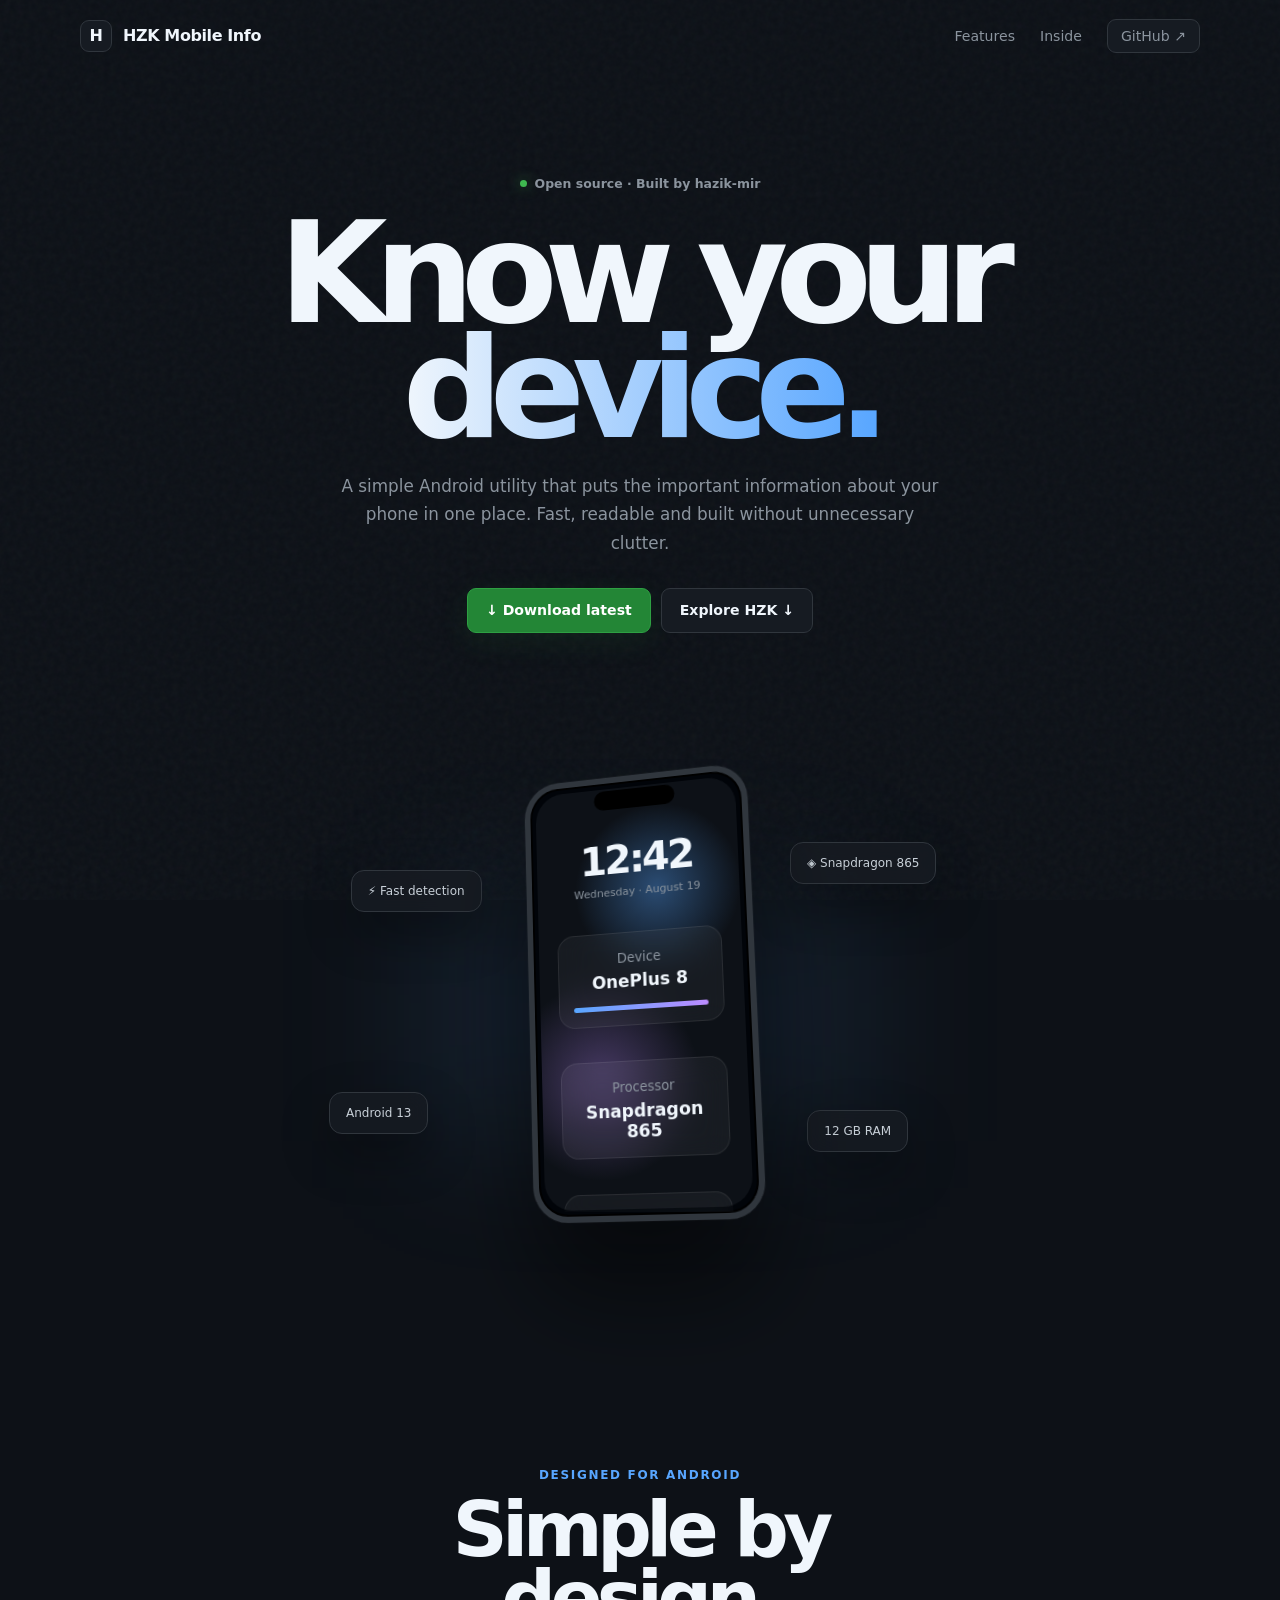
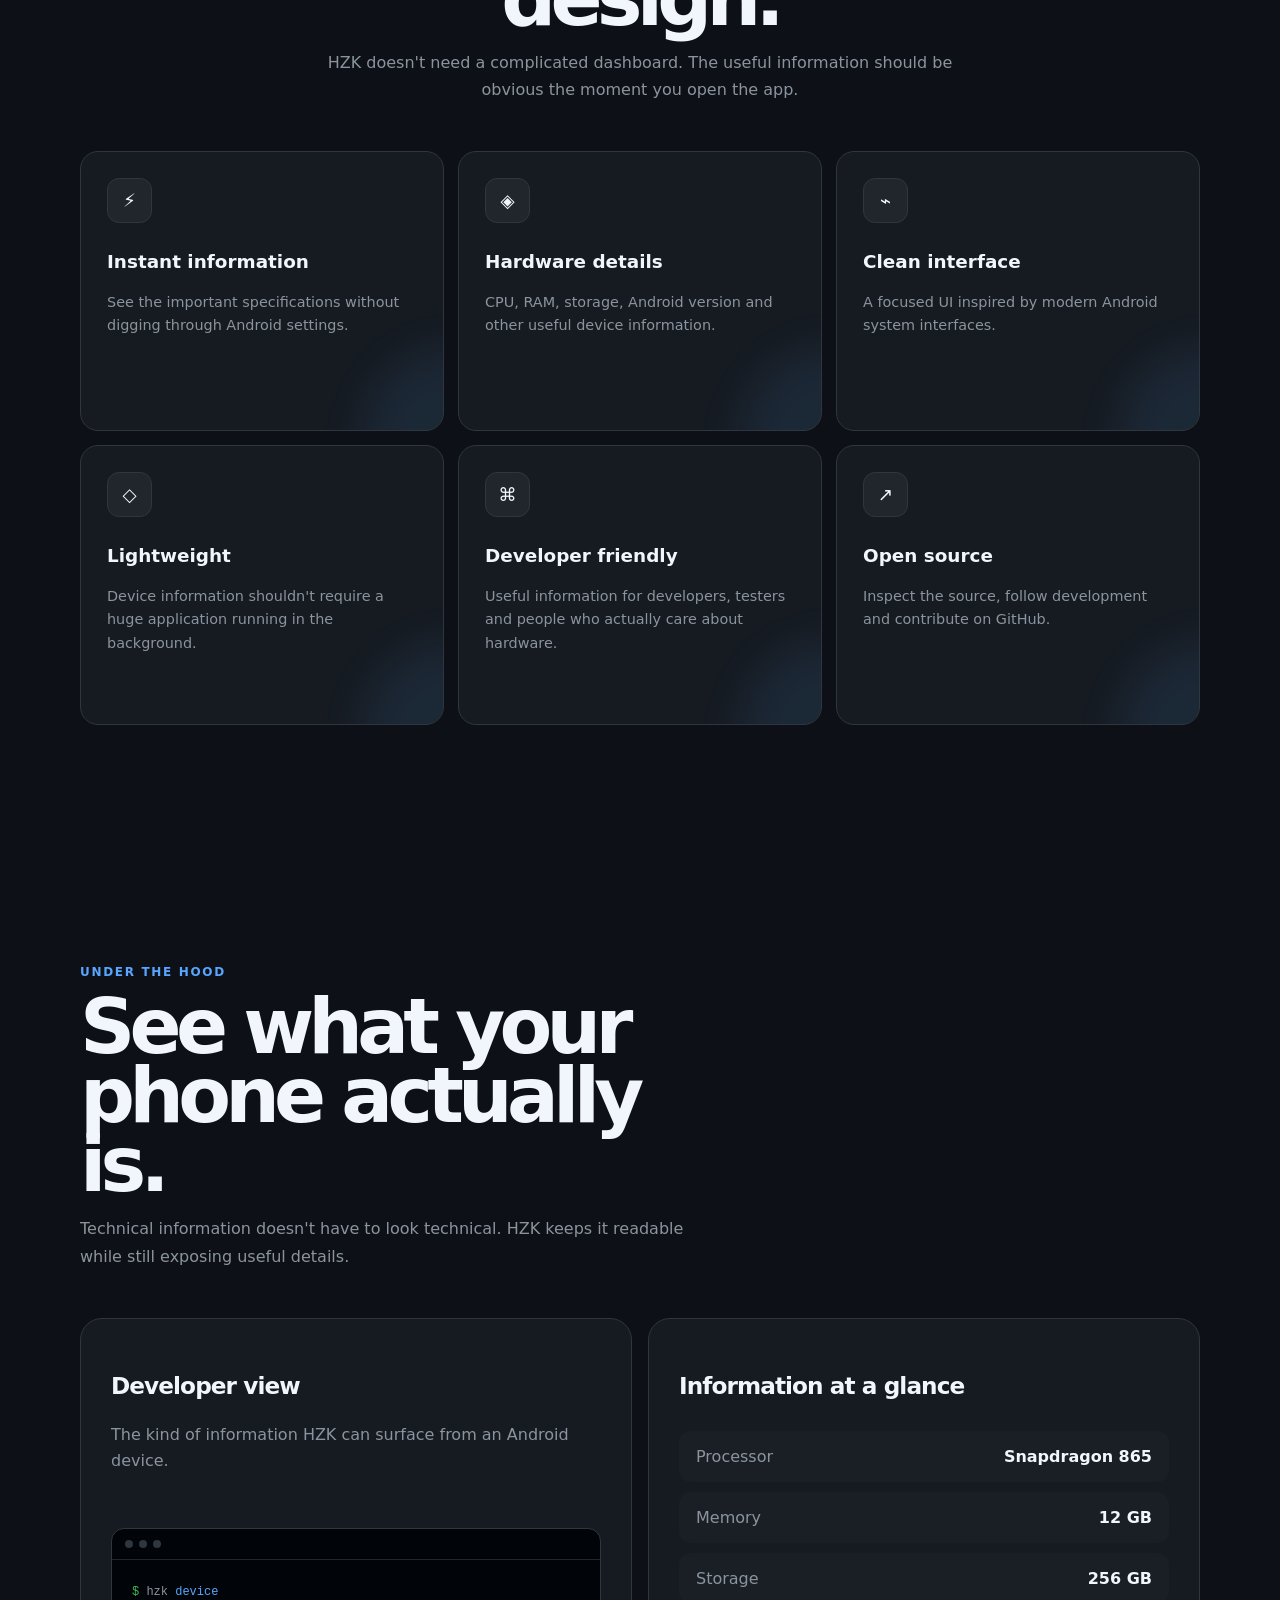
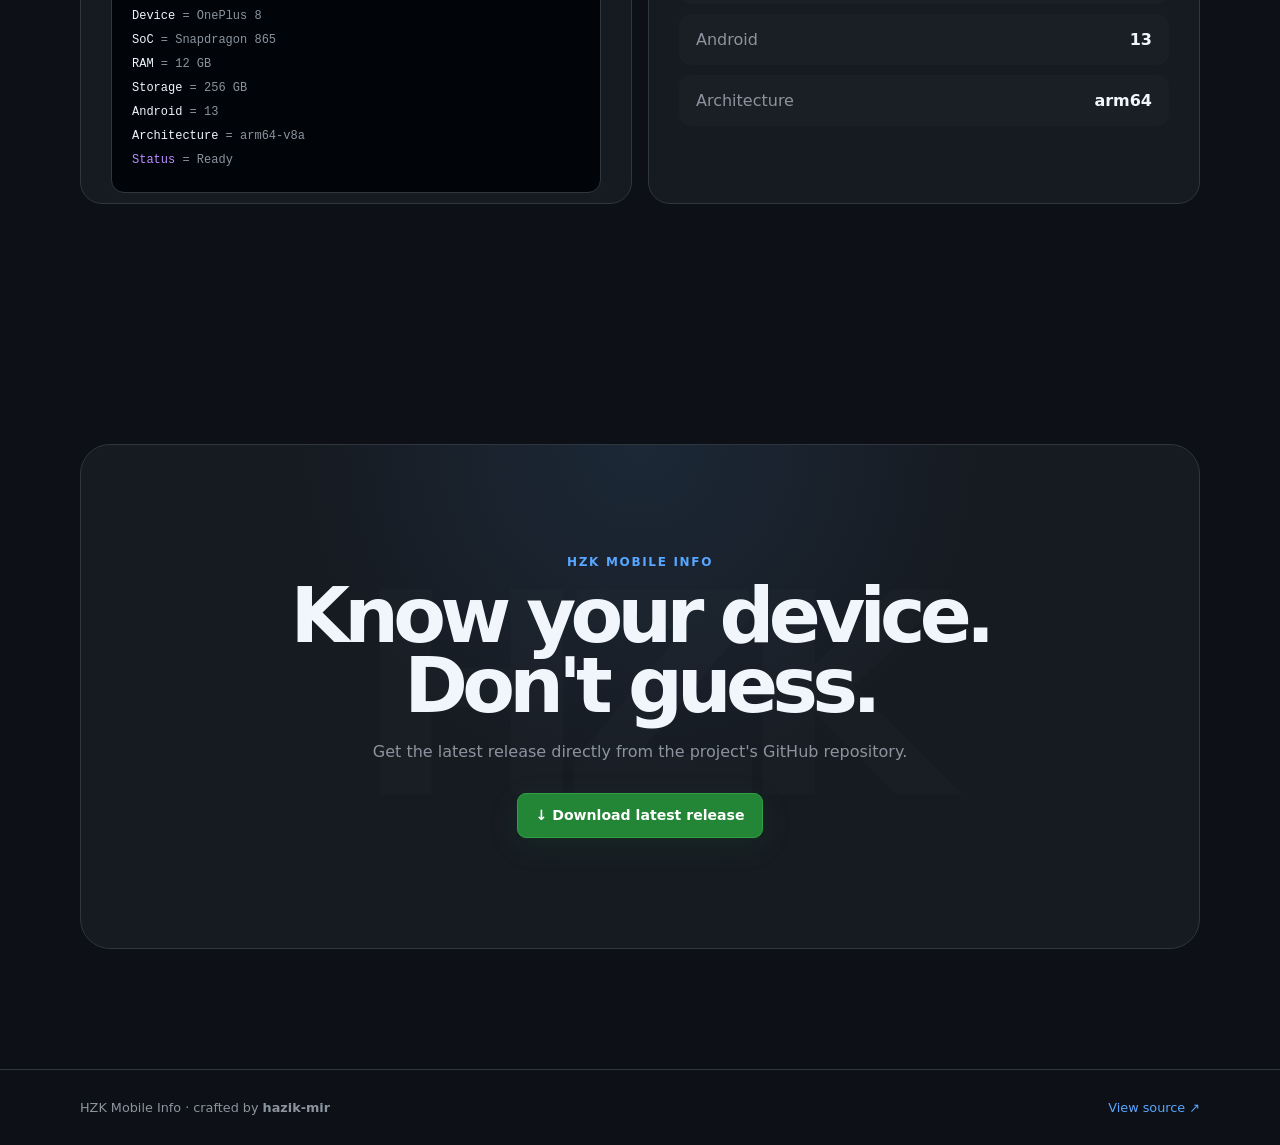
<file: hzk/index.html>
<!doctype html>
<html lang="en">
<head>
<meta charset="UTF-8">
<meta name="viewport" content="width=device-width,initial-scale=1">
<meta name="description" content="HZK Mobile Info — simple, powerful device information.">
<meta name="theme-color" content="#0d1117">
<title>HZK Mobile Info</title>

<style>
:root{
    --bg:#0d1117;
    --surface:#161b22;
    --surface2:#21262d;
    --border:#30363d;
    --text:#f0f6fc;
    --muted:#8b949e;
    --blue:#58a6ff;
    --green:#3fb950;
    --purple:#bc8cff;
    --radius:18px;
}
*{box-sizing:border-box}
html{scroll-behavior:smooth}
body{
    margin:0;
    color:var(--text);
    background:var(--bg);
    font-family:Inter,ui-sans-serif,system-ui,-apple-system,BlinkMacSystemFont,"Segoe UI",sans-serif;
    overflow-x:hidden;
}
a{color:inherit}
button{font:inherit}

.noise{
    position:fixed;
    inset:0;
    z-index:-5;
    pointer-events:none;
    opacity:.035;
    background-image:url("data:image/svg+xml,%3Csvg viewBox='0 0 180 180' xmlns='http://www.w3.org/2000/svg'%3E%3Cfilter id='n'%3E%3CfeTurbulence type='fractalNoise' baseFrequency='.8' numOctaves='3' stitchTiles='stitch'/%3E%3C/filter%3E%3Crect width='100%25' height='100%25' filter='url(%23n)'/%3E%3C/svg%3E");
}
.container{width:min(1120px,92%);margin:auto}

/* NAV */

nav{
    height:72px;
    display:flex;
    align-items:center;
    justify-content:space-between;
    border-bottom:1px solid transparent;
    transition:.35s;
}
nav.scrolled{
    height:62px;
    border-bottom-color:var(--border);
    background:#0d1117dd;
    backdrop-filter:blur(18px);
}
.brand{
    display:flex;
    align-items:center;
    gap:11px;
    text-decoration:none;
    font-weight:750;
    letter-spacing:-.025em;
}
.brand-mark{
    width:32px;height:32px;
    display:grid;place-items:center;
    border:1px solid var(--border);
    border-radius:9px;
    background:var(--surface);
    font-weight:900;
    transition:.4s cubic-bezier(.2,.8,.2,1);
}
.brand:hover .brand-mark{
    transform:rotate(-12deg) scale(1.12);
    border-color:#58a6ff66;
}
.nav-links{display:flex;align-items:center;gap:25px}
.nav-links a{
    color:var(--muted);
    text-decoration:none;
    font-size:.88rem;
    transition:.25s;
}
.nav-links a:hover{color:var(--text)}
.github{
    padding:8px 13px;
    border:1px solid var(--border);
    border-radius:9px;
    background:var(--surface);
}

/* HERO */

.hero{
    min-height:calc(100vh - 72px);
    display:grid;
    place-items:center;
    position:relative;
    padding:100px 0 120px;
}
.hero-content{text-align:center;position:relative;z-index:2}
.eyebrow{
    display:inline-flex;
    align-items:center;
    gap:8px;
    color:var(--muted);
    font-size:.78rem;
    font-weight:650;
}
.eyebrow-dot{
    width:7px;height:7px;
    border-radius:50%;
    background:var(--green);
    box-shadow:0 0 13px #3fb95099;
}
h1{
    max-width:1050px;
    margin:25px auto;
    font-size:clamp(4rem,11vw,9.5rem);
    line-height:.82;
    letter-spacing:-.095em;
    font-weight:850;
}
.hero-title span{
    display:inline-block;
    background:linear-gradient(90deg,#f0f6fc,#58a6ff,#bc8cff);
    background-size:200% auto;
    -webkit-background-clip:text;
    background-clip:text;
    color:transparent;
    animation:gradient 5s linear infinite;
}
.hero-copy{
    max-width:600px;
    margin:auto;
    color:var(--muted);
    line-height:1.7;
    font-size:1.05rem;
}
.actions{
    display:flex;
    justify-content:center;
    gap:10px;
    flex-wrap:wrap;
    margin-top:30px;
}
.btn{
    min-height:45px;
    padding:0 18px;
    border-radius:9px;
    border:1px solid var(--border);
    display:inline-flex;
    align-items:center;
    justify-content:center;
    gap:8px;
    text-decoration:none;
    font-size:.88rem;
    font-weight:650;
    cursor:pointer;
    transition:.25s cubic-bezier(.2,.8,.2,1);
}
.btn:hover{transform:translateY(-3px)}
.btn-primary{
    color:#fff;
    background:#238636;
    border-color:#2ea043;
    box-shadow:0 8px 30px #23863622;
}
.btn-primary:hover{
    background:#2ea043;
    box-shadow:0 14px 40px #23863644;
}
.btn-secondary{background:var(--surface)}
.btn-secondary:hover{border-color:#8b949e;background:var(--surface2)}
#status{height:22px;margin-top:13px;color:var(--muted);font-size:.78rem}

/* HUGE DEVICE */

.device-stage{
    position:relative;
    width:min(850px,100%);
    height:470px;
    margin:90px auto 0;
    perspective:1300px;
}
.device-glow{
    position:absolute;
    left:50%;top:55%;
    width:450px;height:250px;
    transform:translate(-50%,-50%);
    background:#58a6ff18;
    filter:blur(70px);
}
.phone{
    position:absolute;
    left:50%;top:50%;
    width:235px;height:450px;
    transform:translate(-50%,-50%) rotateX(7deg) rotateY(-15deg) rotateZ(-2deg);
    border:6px solid #30363d;
    border-radius:36px;
    background:#010409;
    box-shadow:
        0 70px 100px #00000088,
        0 0 0 1px #ffffff08,
        inset 0 0 0 2px #000;
    transition:transform .2s ease-out;
    overflow:hidden;
}
.phone::before{
    content:"";
    position:absolute;
    top:8px;left:50%;
    transform:translateX(-50%);
    width:85px;height:20px;
    background:#000;
    border-radius:20px;
    z-index:5;
}
.screen{
    position:absolute;
    inset:6px;
    border-radius:29px;
    overflow:hidden;
    background:
        radial-gradient(circle at 60% 25%,#58a6ff66,transparent 25%),
        radial-gradient(circle at 30% 70%,#bc8cff55,transparent 30%),
        #0d1117;
}
.screen-content{
    position:absolute;
    inset:0;
    padding:50px 20px 20px;
}
.screen-time{font-size:2.6rem;font-weight:800;letter-spacing:-.07em}
.screen-date{color:#8b949e;font-size:.7rem;margin-top:3px}
.screen-card{
    margin-top:35px;
    padding:15px;
    border:1px solid #ffffff14;
    border-radius:17px;
    background:#ffffff0b;
    backdrop-filter:blur(15px);
}
.screen-card small{color:#8b949e}
.screen-card strong{display:block;margin-top:5px;font-size:1.1rem}
.screen-pulse{
    height:5px;
    margin-top:14px;
    border-radius:5px;
    background:linear-gradient(90deg,#58a6ff,#bc8cff,#3fb950);
    background-size:200% 100%;
    animation:flow 2.5s linear infinite;
}
.floating{
    position:absolute;
    padding:13px 16px;
    border:1px solid var(--border);
    border-radius:13px;
    background:#161b22dd;
    backdrop-filter:blur(15px);
    color:#c9d1d9;
    box-shadow:0 20px 50px #00000055;
    font-size:.75rem;
    animation:float 4s ease-in-out infinite;
}
.float1{left:10%;top:24%;animation-delay:-1s}
.float2{right:9%;top:18%;animation-delay:-2s}
.float3{right:13%;bottom:16%;animation-delay:-3s}
.float4{left:7%;bottom:20%;animation-delay:-.4s}

/* SECTIONS */

.section{padding:120px 0}
.section-head{
    max-width:650px;
    margin-bottom:48px;
}
.section-head.center{text-align:center;margin-left:auto;margin-right:auto}
.kicker{
    color:var(--blue);
    font-size:.75rem;
    text-transform:uppercase;
    letter-spacing:.14em;
    font-weight:750;
}
h2{
    margin:13px 0;
    font-size:clamp(2.5rem,6vw,5.3rem);
    line-height:.9;
    letter-spacing:-.075em;
}
.section-head p{
    color:var(--muted);
    line-height:1.7;
}

/* ANDROID/GITHUB CARDS */

.feature-grid{
    display:grid;
    grid-template-columns:repeat(3,1fr);
    gap:14px;
}
.feature{
    min-height:280px;
    padding:26px;
    border:1px solid var(--border);
    border-radius:var(--radius);
    background:var(--surface);
    position:relative;
    overflow:hidden;
    transition:
        transform .6s cubic-bezier(.2,.8,.2,1),
        border-color .3s,
        background .3s;
}
.feature::after{
    content:"";
    position:absolute;
    width:180px;height:180px;
    right:-100px;bottom:-100px;
    border-radius:50%;
    background:#58a6ff18;
    filter:blur(20px);
    transition:.5s;
}
.feature:hover{
    transform:translateY(-12px) scale(1.015);
    border-color:#58a6ff55;
    background:#1b222c;
}
.feature:hover::after{
    transform:scale(2);
}
.feature-icon{
    width:45px;height:45px;
    display:grid;place-items:center;
    border-radius:12px;
    border:1px solid var(--border);
    background:var(--surface2);
    font-size:1.15rem;
    transition:.5s cubic-bezier(.2,.8,.2,1);
}
.feature:hover .feature-icon{
    transform:rotate(8deg) scale(1.15);
    border-color:#58a6ff66;
}
.feature h3{margin-top:28px;font-size:1.15rem}
.feature p{margin-top:10px;color:var(--muted);line-height:1.65;font-size:.9rem}

/* BIG SPLIT */

.split{
    display:grid;
    grid-template-columns:1fr 1fr;
    gap:16px;
}
.panel{
    min-height:420px;
    padding:30px;
    border:1px solid var(--border);
    border-radius:22px;
    background:var(--surface);
    overflow:hidden;
}
.panel h3{font-size:1.45rem;letter-spacing:-.04em}
.panel>p{margin-top:9px;color:var(--muted);line-height:1.6}

/* TERMINAL */

.terminal{
    margin-top:35px;
    border:1px solid var(--border);
    border-radius:13px;
    background:#010409;
    overflow:hidden;
    transform:translateY(20px);
    transition:.8s cubic-bezier(.2,.8,.2,1);
}
.panel:hover .terminal{transform:translateY(0)}
.terminal-bar{
    display:flex;align-items:center;gap:6px;
    padding:11px 13px;
    border-bottom:1px solid #21262d;
}
.terminal-bar i{width:8px;height:8px;border-radius:50%;background:#30363d}
.terminal-code{
    padding:20px;
    color:#8b949e;
    font:12px/2 ui-monospace,SFMono-Regular,Menlo,monospace;
}
.green{color:#3fb950}
.blue{color:#58a6ff}
.white{color:#f0f6fc}
.purple{color:#bc8cff}

/* INFO LIST */

.info-list{margin-top:32px;display:grid;gap:10px}
.info{
    display:flex;
    align-items:center;
    justify-content:space-between;
    padding:15px 16px;
    border:1px solid transparent;
    border-radius:12px;
    background:#ffffff04;
    transition:.3s;
}
.info:hover{
    background:#ffffff08;
    border-color:var(--border);
    transform:translateX(8px);
}
.info span:first-child{color:var(--muted)}
.info span:last-child{font-weight:700}

/* CTA */

.cta{
    position:relative;
    text-align:center;
    padding:110px 25px;
    border:1px solid var(--border);
    border-radius:30px;
    background:
        radial-gradient(circle at 50% 0,#58a6ff18,transparent 45%),
        var(--surface);
    overflow:hidden;
}
.cta::before{
    content:"HZK";
    position:absolute;
    left:50%;top:50%;
    transform:translate(-50%,-50%);
    font-size:22vw;
    font-weight:900;
    letter-spacing:-.1em;
    color:#ffffff03;
    pointer-events:none;
}
.cta-content{position:relative;z-index:2}
.cta h2{max-width:800px;margin:12px auto}
.cta p{max-width:550px;margin:18px auto 28px;color:var(--muted);line-height:1.7}

/* FOOTER */

footer{
    border-top:1px solid var(--border);
    padding:30px 0;
    color:var(--muted);
    font-size:.8rem;
}
.footer-inner{
    display:flex;
    align-items:center;
    justify-content:space-between;
}
.footer-inner a{text-decoration:none;color:var(--blue)}

/* REVEAL */

.reveal{
    opacity:0;
    transform:translateY(70px);
    transition:opacity .9s ease,transform 1s cubic-bezier(.2,.8,.2,1);
}
.reveal.visible{opacity:1;transform:none}

@keyframes gradient{
    to{background-position:200% center}
}
@keyframes flow{
    to{background-position:200% 0}
}
@keyframes float{
    0%,100%{transform:translateY(0)}
    50%{transform:translateY(-15px)}
}

/* MOBILE */

@media(max-width:800px){
    .nav-links a:not(.github){display:none}
    .hero{padding-top:70px}
    .device-stage{height:430px;transform:scale(.9)}
    .feature-grid,.split{grid-template-columns:1fr}
    .section{padding:85px 0}
    .float1{left:0}.float2{right:0}
    .float3{right:2%}.float4{left:0}
}
@media(max-width:520px){
    .container{width:93%}
    h1{font-size:20vw}
    .hero-copy{font-size:.94rem}
    .actions{flex-direction:column}
    .btn{width:100%}
    .device-stage{height:380px;transform:scale(.72);margin-top:45px}
    .section{padding:70px 0}
    .panel{padding:23px}
    .cta{padding:75px 20px}
    .footer-inner{flex-direction:column;gap:12px;text-align:center}
}
@media(prefers-reduced-motion:reduce){
    *,*::before,*::after{
        animation:none!important;
        transition:none!important;
        scroll-behavior:auto!important;
    }
}
</style>
</head>

<body>

<div class="noise"></div>

<nav id="nav">
    <div class="container" style="display:flex;align-items:center;justify-content:space-between;width:min(1120px,92%);margin:auto">
        <a class="brand" href="#">
            <div class="brand-mark">H</div>
            HZK Mobile Info
        </a>

        <div class="nav-links">
            <a href="#features">Features</a>
            <a href="#inside">Inside</a>
            <a class="github"
               href="https://github.com/hazik-mir/HZK-Mobile-Info"
               target="_blank"
               rel="noopener noreferrer">GitHub ↗</a>
        </div>
    </div>
</nav>

<main>

<section class="hero">

    <div class="hero-content">

        <div class="eyebrow">
            <span class="eyebrow-dot"></span>
            Open source · Built by hazik-mir
        </div>

        <h1 class="hero-title">
            Know your<br>
            <span>device.</span>
        </h1>

        <p class="hero-copy">
            A simple Android utility that puts the important information
            about your phone in one place. Fast, readable and built without
            unnecessary clutter.
        </p>

        <div class="actions">
            <button class="btn btn-primary" id="download">↓ Download latest</button>
            <a class="btn btn-secondary" href="#features">Explore HZK ↓</a>
        </div>

        <div id="status"></div>

        <div class="device-stage" id="deviceStage">

            <div class="device-glow"></div>

            <div class="floating float1">⚡ Fast detection</div>
            <div class="floating float2">◈ Snapdragon 865</div>
            <div class="floating float3">12 GB RAM</div>
            <div class="floating float4">Android 13</div>

            <div class="phone" id="phone">

                <div class="screen">

                    <div class="screen-content">

                        <div class="screen-time">12:42</div>
                        <div class="screen-date">Wednesday · August 19</div>

                        <div class="screen-card">
                            <small>Device</small>
                            <strong>OnePlus 8</strong>

                            <div class="screen-pulse"></div>
                        </div>

                        <div class="screen-card">
                            <small>Processor</small>
                            <strong>Snapdragon 865</strong>
                        </div>

                        <div class="screen-card">
                            <small>Memory</small>
                            <strong>12 GB RAM</strong>
                        </div>

                    </div>

                </div>

            </div>

        </div>

    </div>

</section>


<section class="section reveal" id="features">

    <div class="container">

        <div class="section-head center">
            <div class="kicker">Designed for Android</div>
            <h2>Simple by design.</h2>
            <p>
                HZK doesn't need a complicated dashboard.
                The useful information should be obvious the moment
                you open the app.
            </p>
        </div>

        <div class="feature-grid">

            <article class="feature">
                <div class="feature-icon">⚡</div>
                <h3>Instant information</h3>
                <p>See the important specifications without digging through Android settings.</p>
            </article>

            <article class="feature">
                <div class="feature-icon">◈</div>
                <h3>Hardware details</h3>
                <p>CPU, RAM, storage, Android version and other useful device information.</p>
            </article>

            <article class="feature">
                <div class="feature-icon">⌁</div>
                <h3>Clean interface</h3>
                <p>A focused UI inspired by modern Android system interfaces.</p>
            </article>

            <article class="feature">
                <div class="feature-icon">◇</div>
                <h3>Lightweight</h3>
                <p>Device information shouldn't require a huge application running in the background.</p>
            </article>

            <article class="feature">
                <div class="feature-icon">⌘</div>
                <h3>Developer friendly</h3>
                <p>Useful information for developers, testers and people who actually care about hardware.</p>
            </article>

            <article class="feature">
                <div class="feature-icon">↗</div>
                <h3>Open source</h3>
                <p>Inspect the source, follow development and contribute on GitHub.</p>
            </article>

        </div>

    </div>

</section>


<section class="section reveal" id="inside">

    <div class="container">

        <div class="section-head">
            <div class="kicker">Under the hood</div>
            <h2>See what your phone actually is.</h2>
            <p>
                Technical information doesn't have to look technical.
                HZK keeps it readable while still exposing useful details.
            </p>
        </div>

        <div class="split">

            <div class="panel">

                <h3>Developer view</h3>

                <p>
                    The kind of information HZK can surface from an Android device.
                </p>

                <div class="terminal">

                    <div class="terminal-bar">
                        <i></i><i></i><i></i>
                    </div>

                    <div class="terminal-code">
                        <div><span class="green">$</span> hzk <span class="blue">device</span></div>
                        <div><span class="white">Device</span> = OnePlus 8</div>
                        <div><span class="white">SoC</span> = Snapdragon 865</div>
                        <div><span class="white">RAM</span> = 12 GB</div>
                        <div><span class="white">Storage</span> = 256 GB</div>
                        <div><span class="white">Android</span> = 13</div>
                        <div><span class="white">Architecture</span> = arm64-v8a</div>
                        <div><span class="purple">Status</span> = Ready</div>
                    </div>

                </div>

            </div>

            <div class="panel">

                <h3>Information at a glance</h3>

                <div class="info-list">

                    <div class="info">
                        <span>Processor</span>
                        <span>Snapdragon 865</span>
                    </div>

                    <div class="info">
                        <span>Memory</span>
                        <span>12 GB</span>
                    </div>

                    <div class="info">
                        <span>Storage</span>
                        <span>256 GB</span>
                    </div>

                    <div class="info">
                        <span>Android</span>
                        <span>13</span>
                    </div>

                    <div class="info">
                        <span>Architecture</span>
                        <span>arm64</span>
                    </div>

                </div>

            </div>

        </div>

    </div>

</section>


<section class="section reveal">

    <div class="container">

        <div class="cta">

            <div class="cta-content">

                <div class="kicker">HZK Mobile Info</div>

                <h2>Know your device.<br>Don't guess.</h2>

                <p>
                    Get the latest release directly from the project's
                    GitHub repository.
                </p>

                <button class="btn btn-primary" id="download2">
                    ↓ Download latest release
                </button>

            </div>

        </div>

    </div>

</section>

</main>


<footer>

    <div class="container footer-inner">
        <div>HZK Mobile Info · crafted by <b>hazik-mir</b></div>

        <a href="https://github.com/hazik-mir/HZK-Mobile-Info"
           target="_blank"
           rel="noopener noreferrer">
            View source ↗
        </a>
    </div>

</footer>


<script>

/* NAV SCROLL */

const nav = document.getElementById("nav");

window.addEventListener("scroll",()=>{
    nav.classList.toggle("scrolled",window.scrollY > 20);
},{passive:true});


/* PHONE PARALLAX */

const stage = document.getElementById("deviceStage");
const phone = document.getElementById("phone");

if(window.matchMedia("(pointer:fine)").matches){

    stage.addEventListener("pointermove",(e)=>{

        const rect = stage.getBoundingClientRect();

        const x = (e.clientX - rect.left) / rect.width - .5;
        const y = (e.clientY - rect.top) / rect.height - .5;

        phone.style.transform =
            `translate(-50%,-50%)
             rotateX(${7 - y * 14}deg)
             rotateY(${-15 + x * 20}deg)
             rotateZ(${-2 + x * 3}deg)`;

    });

    stage.addEventListener("pointerleave",()=>{
        phone.style.transform =
            "translate(-50%,-50%) rotateX(7deg) rotateY(-15deg) rotateZ(-2deg)";
    });
}


/* SCROLL REVEAL */

const observer = new IntersectionObserver(
    entries=>{
        entries.forEach(entry=>{
            if(entry.isIntersecting){
                entry.target.classList.add("visible");
                observer.unobserve(entry.target);
            }
        });
    },
    {threshold:.12}
);

document
    .querySelectorAll(".reveal")
    .forEach(el=>observer.observe(el));


/* DOWNLOAD */

const buttons = [
    document.getElementById("download"),
    document.getElementById("download2")
];

const status = document.getElementById("status");

async function downloadLatest(){

    buttons.forEach(button=>{
        button.disabled = true;
        button.textContent = "Finding latest release…";
    });

    status.textContent = "";

    try{

        const response = await fetch(
            "https://api.github.com/repos/hazik-mir/HZK-Mobile-Info/releases/latest",
            {
                headers:{
                    Accept:"application/vnd.github+json"
                }
            }
        );

        if(!response.ok)
            throw new Error("GitHub request failed");

        const release = await response.json();

        const asset =
            release.assets?.find(
                asset => asset.name.toLowerCase().endsWith(".apk")
            ) ||
            release.assets?.find(
                asset => asset.browser_download_url
            );

        if(!asset)
            throw new Error("No downloadable release asset");

        const link = document.createElement("a");

        link.href = asset.browser_download_url;
        link.download = asset.name;
        link.rel = "noopener";

        document.body.appendChild(link);
        link.click();
        link.remove();

        buttons.forEach(button=>{
            button.textContent = "✓ Download started";
        });

        status.textContent = `${asset.name} is downloading.`;

    }catch(error){

        console.error(error);

        buttons.forEach(button=>{
            button.textContent = "Try again";
        });

        status.textContent =
            "Couldn't find the latest release. Check GitHub or your connection.";

    }finally{

        buttons.forEach(button=>{
            button.disabled = false;
        });

    }
}

buttons.forEach(button=>{
    button.addEventListener("click",downloadLatest);
});

</script>

</body>
</html>
</file>
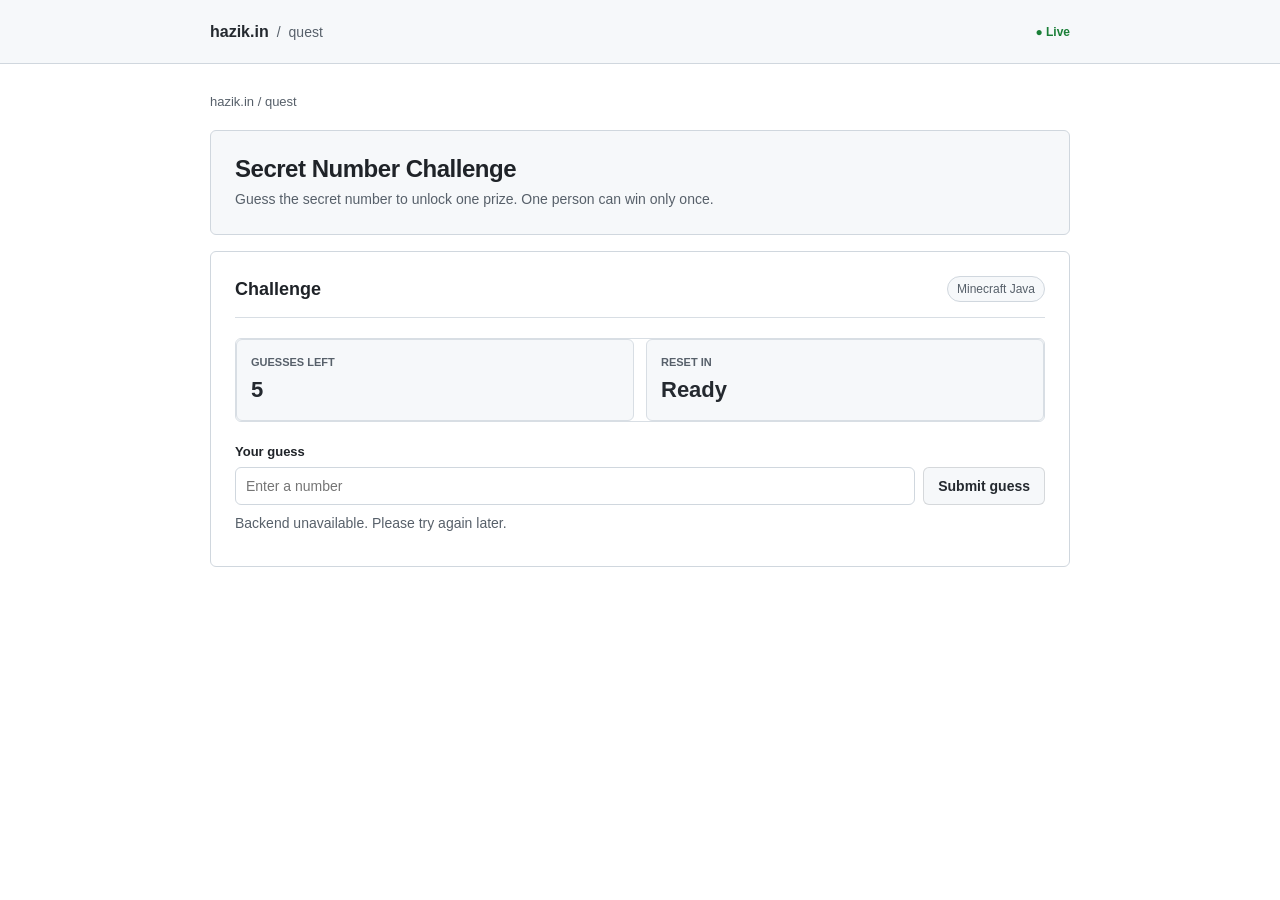
<file: quest/index.html>
<!doctype html>
<html lang="en">
<head>
<meta charset="utf-8">
<meta name="viewport" content="width=device-width,initial-scale=1">
<title>hazik.in/quest</title>
<link rel="stylesheet" href="style.css">
<style>
*{box-sizing:border-box}
body{
  margin:0;background:#fff;color:#1f2328;
  font-family:-apple-system,BlinkMacSystemFont,"Segoe UI",Roboto,Helvetica,Arial,sans-serif;
  font-size:14px;line-height:1.5
}
.wrap{width:min(860px,calc(100% - 32px));margin:auto}
header{border-bottom:1px solid #d0d7de;background:#f6f8fa}
.nav{height:64px;display:flex;align-items:center;gap:8px;color:#57606a}
.brand{color:#24292f;text-decoration:none;font-weight:600;font-size:16px}
.live{
  margin-left:auto;font-size:12px;color:#1a7f37;font-weight:600;
  display:flex;align-items:center;gap:5px
}
.live:first-letter{font-size:10px}
main{padding:28px 0 60px}
.crumb{font-size:13px;color:#57606a;margin-bottom:18px}
.panel{
  border:1px solid #d0d7de;border-radius:6px;background:#fff;
  margin-bottom:16px;padding:24px
}
.intro{background:#f6f8fa}
h1{font-size:30px;line-height:1.2;margin:0 0 8px;font-weight:600;letter-spacing:-.02em}
h2{font-size:20px;line-height:1.3;margin:0;font-weight:600}
h3{font-size:16px}
p{margin:8px 0;color:#57606a}
.heading{display:flex;align-items:center;justify-content:space-between;gap:12px}
.tag{
  border:1px solid #d0d7de;border-radius:20px;padding:3px 9px;
  color:#57606a;background:#f6f8fa;font-size:12px
}
.stats{
  display:grid;grid-template-columns:1fr 1fr;gap:12px;
  margin:20px 0;padding:0
}
.stats>div{
  border:1px solid #d8dee4;border-radius:6px;padding:14px;background:#f6f8fa
}
small{display:block;color:#57606a;font-size:11px;font-weight:600}
.stats b{display:block;margin-top:2px;font-size:22px;font-weight:600;color:#24292f}
label{display:block;margin-bottom:6px;font-weight:600}
.row{display:flex;gap:8px}
input{
  flex:1;min-width:0;height:38px;padding:5px 10px;
  border:1px solid #d0d7de;border-radius:6px;background:#fff;color:#1f2328;
  font:inherit;outline:none
}
input:focus{
  border-color:#0969da;box-shadow:0 0 0 3px rgba(9,105,218,.15)
}
button{
  height:38px;padding:0 14px;border:1px solid rgba(31,35,40,.15);
  border-radius:6px;background:#f6f8fa;color:#24292f;
  font:600 14px inherit;cursor:pointer;transition:background .15s,border-color .15s,transform .1s
}
button:hover{background:#eef1f4;border-color:#afb8c1}
button:active{transform:translateY(1px)}
.primary{
  background:#1f883d;color:#fff;border-color:rgba(31,35,40,.15)
}
.primary:hover{background:#1a7f37}
.success{
  color:#1a7f37;font-size:12px;font-weight:600;margin-bottom:6px
}
.success:before{content:"✓ ";font-weight:700}
.hidden{display:none!important}
.wheelArea{text-align:center;margin-top:22px}
.pointer{
  width:0;height:0;margin:0 auto -1px;position:relative;z-index:2;
  border-left:8px solid transparent;border-right:8px solid transparent;
  border-top:0;border-bottom:14px solid #24292f
}
.wheel{
  width:min(260px,70vw);aspect-ratio:1;margin:auto;border-radius:50%;
  border:5px solid #d0d7de;
  background:conic-gradient(
    #f6f8fa 0 45deg,#d8dee4 45deg 90deg,
    #f6f8fa 90deg 135deg,#d8dee4 135deg 180deg,
    #f6f8fa 180deg 225deg,#d8dee4 225deg 270deg,
    #f6f8fa 270deg 315deg,#d8dee4 315deg 360deg
  );
  transition:transform 4s cubic-bezier(.15,.75,.15,1)
}
#result{font-weight:600;color:#24292f;min-height:24px;margin-top:18px}
.claim{
  margin-top:16px;padding:14px;text-align:left;
  border:1px solid #d0d7de;border-radius:6px;background:#f6f8fa
}
.claim h3{margin:0 0 5px}
.claim p{font-size:13px}
.muted{color:#6e7781}
@media(max-width:600px){
  .wrap{width:min(100% - 20px,860px)}
  main{padding-top:18px}
  .panel{padding:18px}
  .heading{align-items:flex-start;flex-direction:column}
  .row{flex-direction:column}
  .row button{width:100%}
}
@media(prefers-reduced-motion:reduce){
  *,*:before,*:after{transition:none!important}
}
</style>
</head>
<body>
<header>
  <div class="wrap nav">
    <a href="/" class="brand">hazik.in</a>
    <span>/</span>
    <span>quest</span>
    <span class="live">● Live</span>
  </div>
</header>

<main class="wrap">
  <div class="crumb">hazik.in / quest</div>

  <section class="panel intro">
    <h1>Secret Number Challenge</h1>
    <p>Guess the secret number to unlock one prize. One person can win only once.</p>
  </section>

  <section class="panel">
    <div class="heading">
      <h2>Challenge</h2>
      <span class="tag">Minecraft Java</span>
    </div>

    <div class="stats">
      <div><small>GUESSES LEFT</small><b id="remaining">5</b></div>
      <div><small>RESET IN</small><b id="timer">Ready</b></div>
    </div>

    <form id="form">
      <label for="guess">Your guess</label>
      <div class="row">
        <input id="guess" type="number" min="0" max="999999"
               placeholder="Enter a number" required>
        <button id="submit" type="submit">Submit guess</button>
      </div>
    </form>
    <p id="msg">You have 5 guesses this minute.</p>
  </section>

  <section id="win" class="panel hidden">
    <div class="success">Challenge completed</div>
    <h2>You won!</h2>
    <p>Your prize will be selected by the server. Your redeem code will never be displayed here.</p>
    <button id="spin" class="primary">Spin prize wheel</button>

    <div id="wheelArea" class="wheelArea hidden">
      <div class="pointer"></div>
      <div id="wheel" class="wheel"></div>
      <p id="result"></p>

      <div id="claim" class="claim hidden">
        <h3>Reward locked to your win</h3>
        <p><strong>Raise a ticket in the General Discord channel</strong> to claim your reward.</p>
        <p class="muted">Do not share your reward code publicly. Staff will verify your win using the claim ID.</p>
      </div>
    </div>
  </section>

  <section id="done" class="panel hidden">
    <div class="success">Already completed</div>
    <h2>This challenge has already been won</h2>
    <p>You cannot submit more guesses from this challenge session.</p>
    <p class="muted">If you already won, raise a ticket in the General Discord channel to claim your reward.</p>
  </section>
</main>

<script src="app.js"></script>
</body>
</html>
</file>
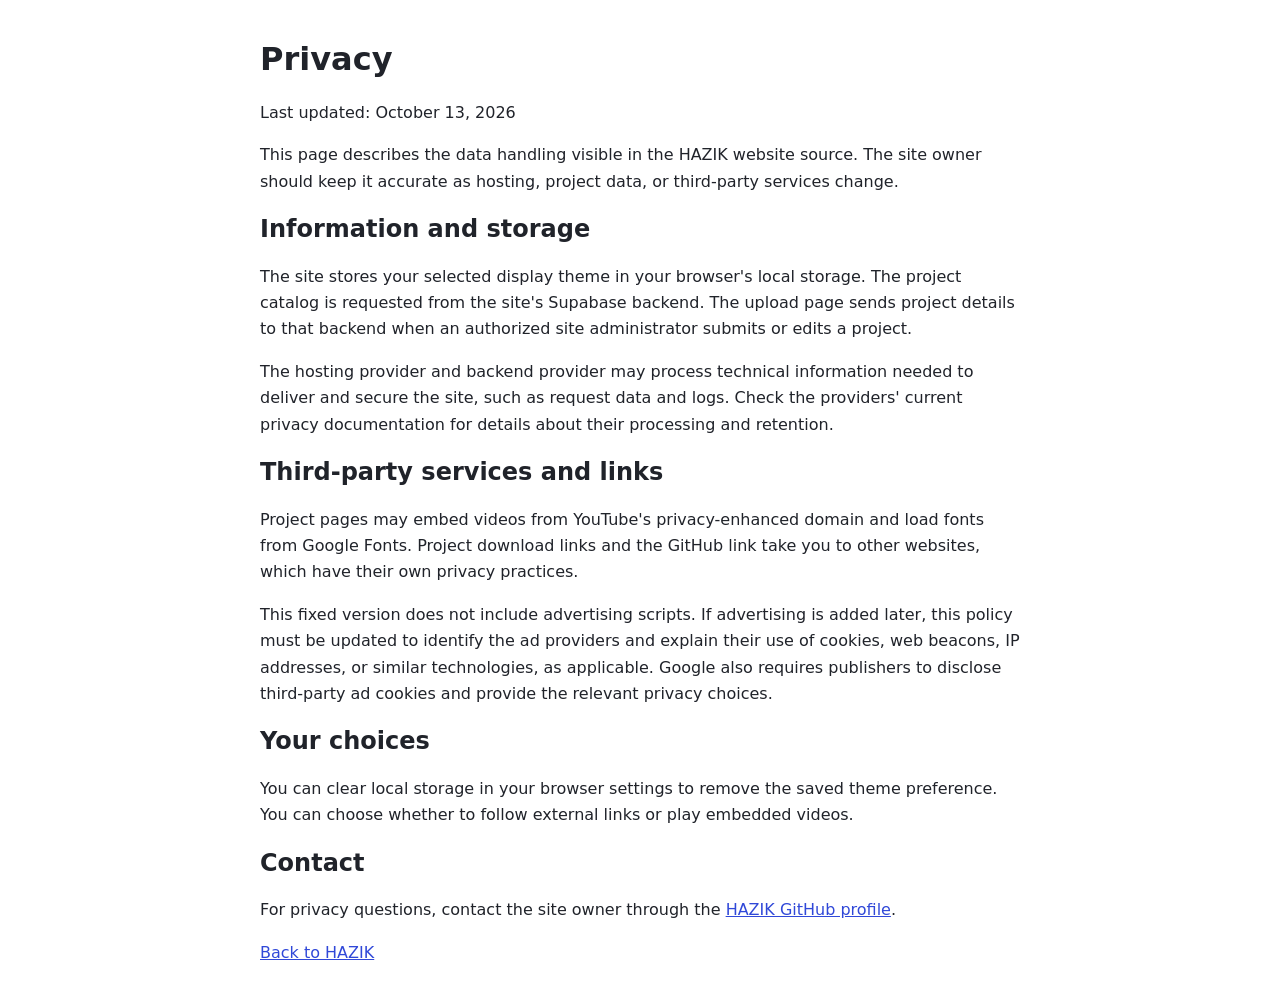
<file: privacy.html>
<!doctype html>
<html lang="en">
<head>
  <meta charset="utf-8">
  <meta name="viewport" content="width=device-width, initial-scale=1">
  <title>Privacy — HAZIK</title>
  <meta name="description" content="Privacy information for HAZIK.">
  <style>
    body{max-width:760px;margin:40px auto;padding:0 20px;font:16px/1.65 system-ui,sans-serif;color:#20232a}
    h1,h2{line-height:1.2}a{color:#3048d8}
  </style>
</head>
<body>
  <h1>Privacy</h1>
  <p>Last updated: October 13, 2026</p>
  <p>This page describes the data handling visible in the HAZIK website source. The site owner should keep it accurate as hosting, project data, or third-party services change.</p>

  <h2>Information and storage</h2>
  <p>The site stores your selected display theme in your browser's local storage. The project catalog is requested from the site's Supabase backend. The upload page sends project details to that backend when an authorized site administrator submits or edits a project.</p>
  <p>The hosting provider and backend provider may process technical information needed to deliver and secure the site, such as request data and logs. Check the providers' current privacy documentation for details about their processing and retention.</p>

  <h2>Third-party services and links</h2>
  <p>Project pages may embed videos from YouTube's privacy-enhanced domain and load fonts from Google Fonts. Project download links and the GitHub link take you to other websites, which have their own privacy practices.</p>
  <p>This fixed version does not include advertising scripts. If advertising is added later, this policy must be updated to identify the ad providers and explain their use of cookies, web beacons, IP addresses, or similar technologies, as applicable. Google also requires publishers to disclose third-party ad cookies and provide the relevant privacy choices.</p>

  <h2>Your choices</h2>
  <p>You can clear local storage in your browser settings to remove the saved theme preference. You can choose whether to follow external links or play embedded videos.</p>

  <h2>Contact</h2>
  <p>For privacy questions, contact the site owner through the <a href="https://github.com/Hazik-Mir">HAZIK GitHub profile</a>.</p>

  <p><a href="/">Back to HAZIK</a></p>
</body>
</html>
</file>
<file: quest/style.css>
*{box-sizing:border-box}body{margin:0;background:#f6f8fa;color:#1f2328;font:14px -apple-system,BlinkMacSystemFont,"Segoe UI",Arial,sans-serif}.wrap{width:min(calc(100% - 32px),960px);margin:auto}header{height:64px;background:#fff;border-bottom:1px solid #d0d7de}.nav{height:100%;display:flex;align-items:center;gap:9px}.brand{font-size:18px;font-weight:700;color:#1f2328;text-decoration:none}.live{margin-left:auto;color:#1a7f37;font-size:12px}main{padding:28px 0}.crumb{font-size:13px;color:#57606a;margin-bottom:18px}.panel{background:#fff;border:1px solid #d0d7de;border-radius:6px;padding:24px;margin-bottom:16px}.intro h1{font-size:24px;margin:0 0 6px}.intro p{margin:0;color:#57606a}.heading{display:flex;justify-content:space-between;align-items:center;border-bottom:1px solid #d8dee4;padding-bottom:15px;margin-bottom:20px}.heading h2,.panel h2{margin:0;font-size:18px}.tag{font-size:12px;color:#57606a;border:1px solid #d0d7de;border-radius:20px;padding:3px 8px}.stats{display:flex;border:1px solid #d8dee4;border-radius:6px;margin-bottom:22px}.stats div{flex:1;padding:13px 15px}.stats div+div{border-left:1px solid #d8dee4}.stats small{display:block;color:#57606a;font-size:11px}.stats b{display:block;margin-top:4px;font-size:17px}label{display:block;font-size:13px;font-weight:600;margin-bottom:7px}.row{display:flex;gap:8px}input{flex:1;padding:8px 12px;border:1px solid #afb8c1;border-radius:6px;font:inherit;outline:0}input:focus{border-color:#0969da;box-shadow:0 0 0 3px #54aeff55}button{padding:8px 14px;border:1px solid #d0d7de;border-radius:6px;background:#f6f8fa;font:inherit;font-weight:600;cursor:pointer}button:hover{background:#eef1f4}button:disabled{opacity:.55;cursor:not-allowed}.primary{background:#1f883d;color:#fff;border-color:#1f883d}.primary:hover{background:#1a7f37}.hidden{display:none!important}.success{display:inline-block;color:#1a7f37;background:#dafbe1;border:1px solid #aceebb;border-radius:20px;padding:4px 9px;font-size:12px;font-weight:600;margin-bottom:12px}.wheelArea{text-align:center;position:relative;padding-top:30px}.pointer{position:absolute;top:10px;left:50%;transform:translateX(-50%);border-left:11px solid transparent;border-right:11px solid transparent;border-top:20px solid #24292f;z-index:2}.wheel{width:260px;height:260px;border:6px solid #24292f;border-radius:50%;margin:auto;background:conic-gradient(#0969da 0 36deg,#fff 36deg 72deg,#1f883d 72deg 108deg,#fff 108deg 144deg,#8250df 144deg 180deg,#fff 180deg 216deg,#bf8700 216deg 252deg,#fff 252deg 288deg,#cf222e 288deg 324deg,#fff 324deg 360deg);transition:transform 4s cubic-bezier(.12,.75,.15,1)}#result{font-size:18px;font-weight:700}.claim{border-top:1px solid #d8dee4;margin-top:16px;padding-top:16px}.muted{font-size:12px;color:#57606a}@media(max-width:560px){.wrap{width:calc(100% - 20px)}.panel{padding:18px}.row{flex-direction:column}.stats{display:block}.stats div+div{border-left:0;border-top:1px solid #d8dee4}}
</file>
